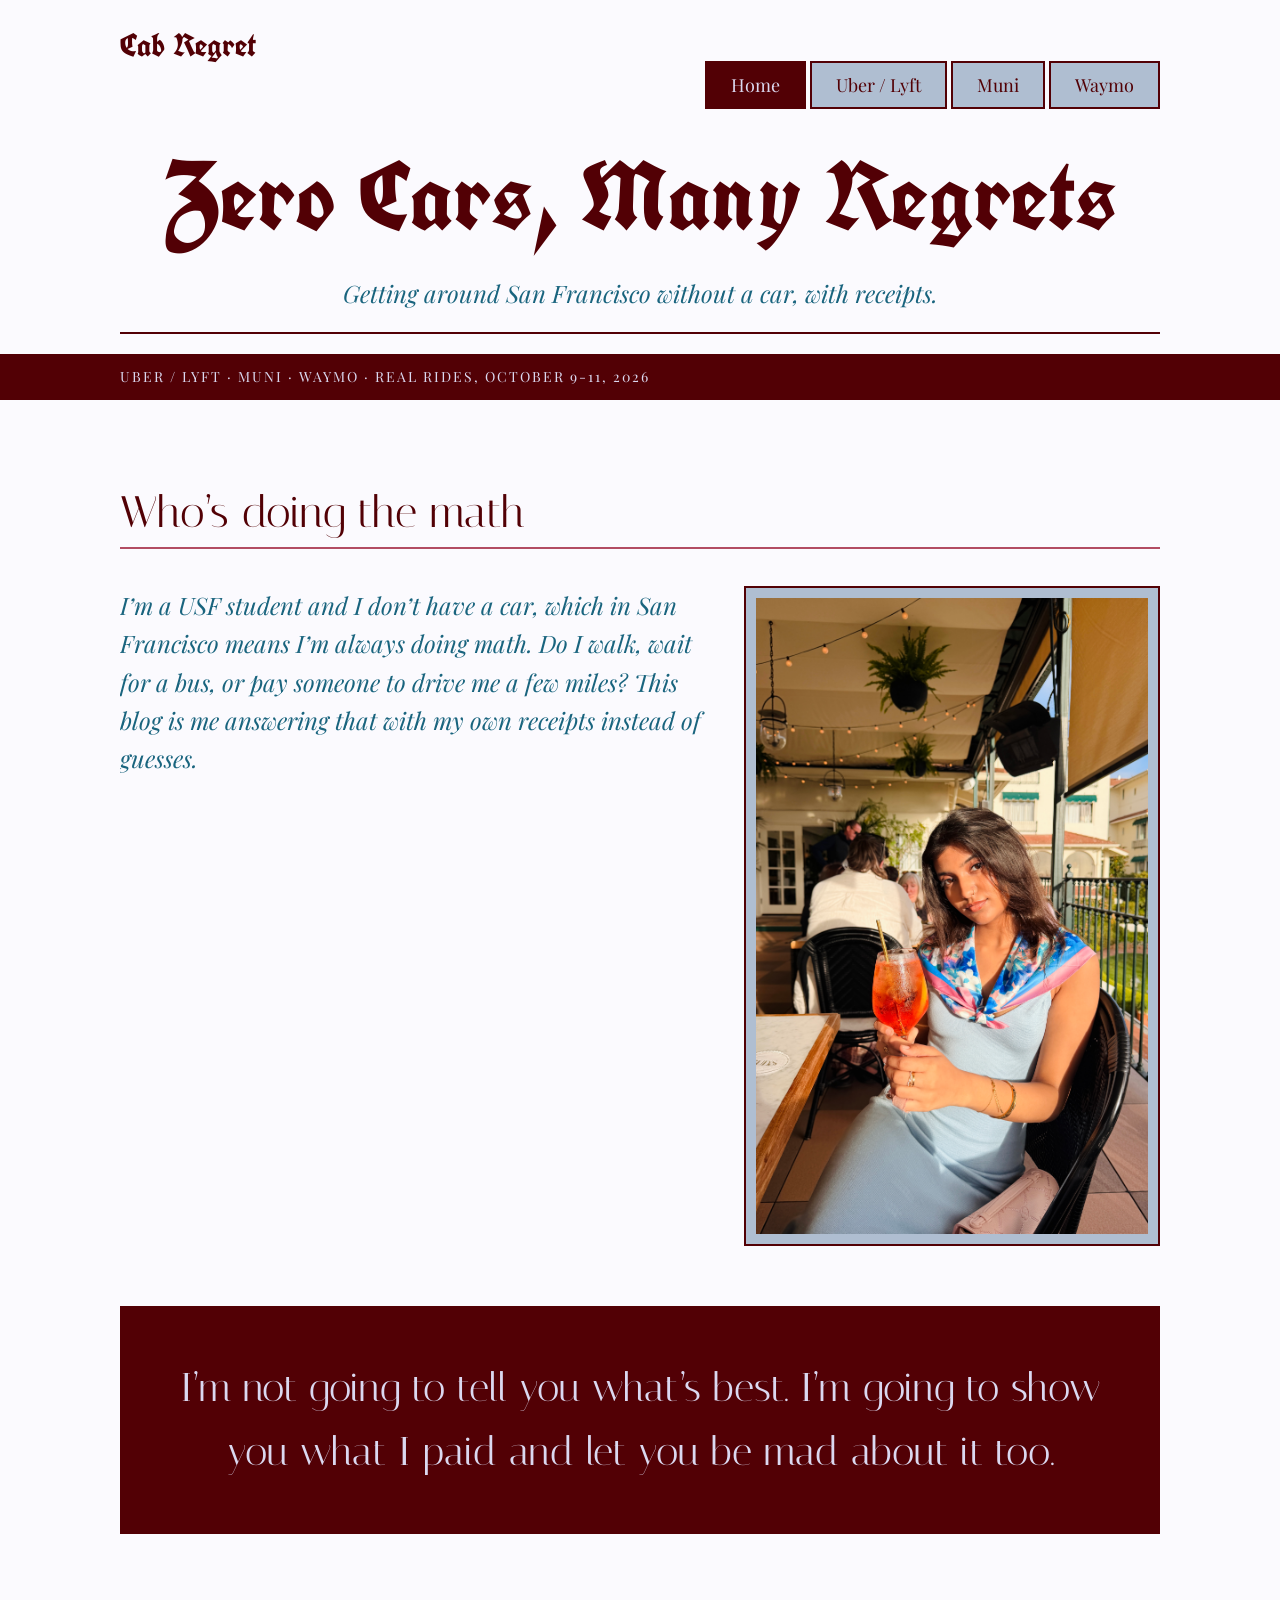
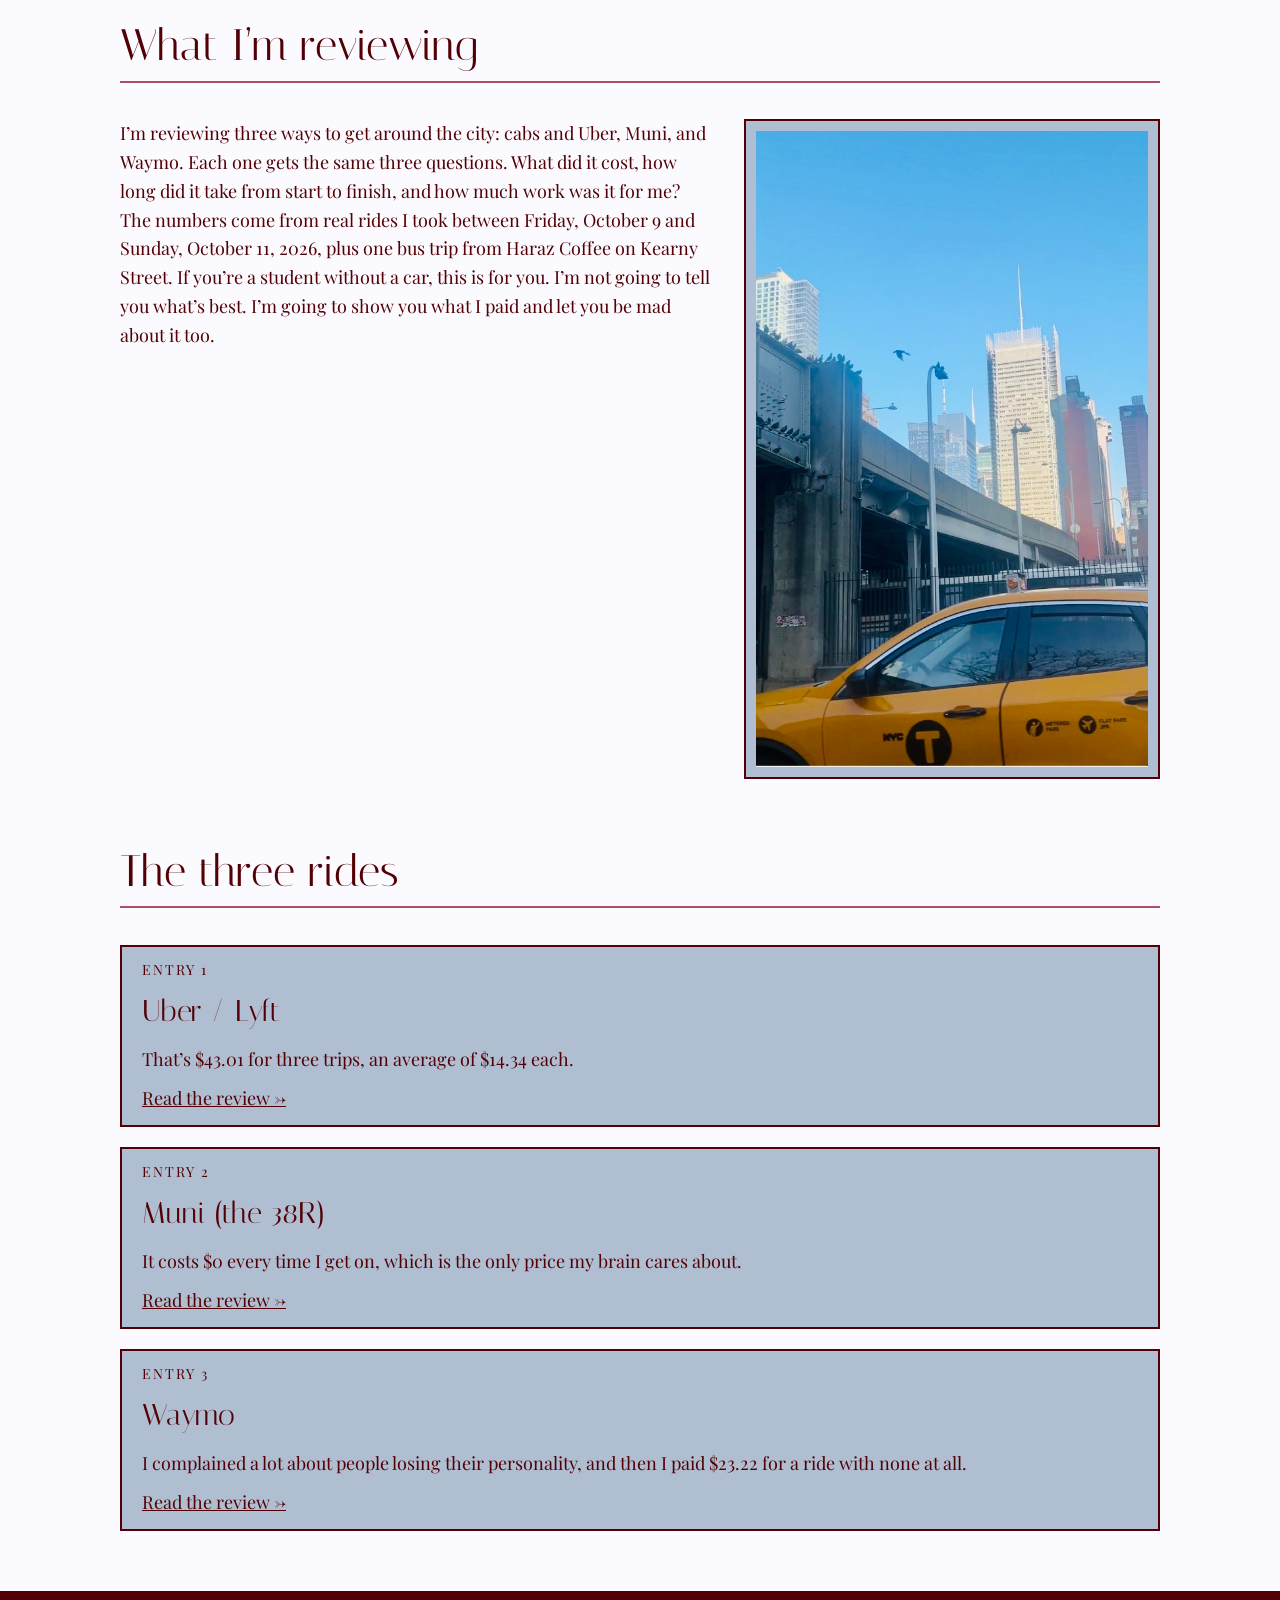
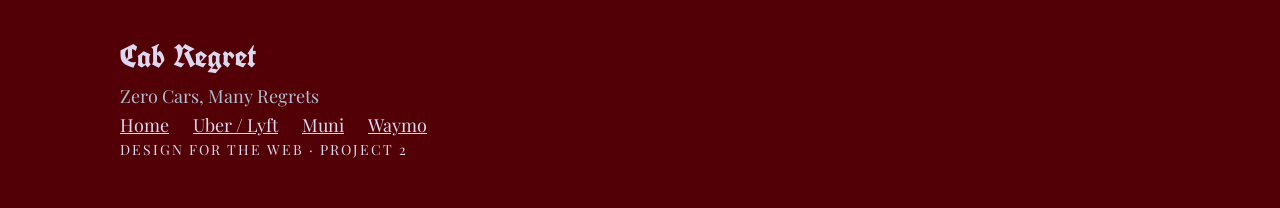
<file: index.html>
<!doctype html>
<html lang="en">
  <head>
    <meta charset="UTF-8" />
    <meta name="viewport" content="width=device-width, initial-scale=1" />
    <title>Zero Cars, Many Regrets | Cab Regret</title>
    <link rel="stylesheet" href="css/style.css" />
    <link rel="preconnect" href="https://fonts.googleapis.com" />
    <link rel="preconnect" href="https://fonts.gstatic.com" crossorigin />
    <link
      href="https://fonts.googleapis.com/css2?family=Italiana&family=Playfair+Display:ital@1&family=Quintessential&family=UnifrakturCook:wght@700&display=swap"
      rel="stylesheet"
    />
    <link
      href="https://fonts.googleapis.com/css2?family=Italiana&family=Playfair+Display:ital@1&family=Quintessential&family=UnifrakturCook:wght@700&display=swap"
      rel="stylesheet"
    />
  </head>
  <body>
    <header>
      <h5>Cab Regret</h5>
      <nav>
        <ul>
          <li><mark>Home</mark></li>
          <li><a href="uber.html">Uber / Lyft</a></li>
          <li><a href="muni.html">Muni</a></li>
          <li><a href="waymo.html">Waymo</a></li>
        </ul>
      </nav>
      <h1>Zero Cars, Many Regrets</h1>
      <p>Getting around San Francisco without a car, with receipts.</p>
    </header>

    <h6>Uber / Lyft · Muni · Waymo · Real rides, October 9-11, 2026</h6>

    <main>
      <section>
        <h2>Who’s doing the math</h2>
        <img src="img/me.JPG" />
        <p>
          <em
            >I’m a USF student and I don’t have a car, which in San Francisco
            means I’m always doing math. Do I walk, wait for a bus, or pay
            someone to drive me a few miles? This blog is me answering that with
            my own receipts instead of guesses.</em
          >
        </p>
      </section>

      <blockquote>
        I’m not going to tell you what’s best. I’m going to show you what I paid
        and let you be mad about it too.
      </blockquote>

      <section>
        <h2>What I’m reviewing</h2>
        <img src="img/homepage.jpg" alt="A cab on a San Francisco street" />
        <p>
          I’m reviewing three ways to get around the city: cabs and Uber, Muni,
          and Waymo. Each one gets the same three questions. What did it cost,
          how long did it take from start to finish, and how much work was it
          for me? The numbers come from real rides I took between Friday,
          October 9 and Sunday, October 11, 2026, plus one bus trip from Haraz
          Coffee on Kearny Street. If you’re a student without a car, this is
          for you. I’m not going to tell you what’s best. I’m going to show you
          what I paid and let you be mad about it too.
        </p>
      </section>

      <section>
        <h2>The three rides</h2>

        <article>
          <small>Entry 1</small>
          <h3>Uber / Lyft</h3>
          <p>That’s $43.01 for three trips, an average of $14.34 each.</p>
          <a href="uber.html">Read the review →</a>
        </article>

        <article>
          <small>Entry 2</small>
          <h3>Muni (the 38R)</h3>
          <p>
            It costs $0 every time I get on, which is the only price my brain
            cares about.
          </p>
          <a href="muni.html">Read the review →</a>
        </article>

        <article>
          <small>Entry 3</small>
          <h3>Waymo</h3>
          <p>
            I complained a lot about people losing their personality, and then I
            paid $23.22 for a ride with none at all.
          </p>
          <a href="waymo.html">Read the review →</a>
        </article>
      </section>
    </main>

    <footer>
      <h5>Cab Regret</h5>
      <p>Zero Cars, Many Regrets</p>
      <nav>
        <ul>
          <li><a href="index.html">Home</a></li>
          <li><a href="uber.html">Uber / Lyft</a></li>
          <li><a href="muni.html">Muni</a></li>
          <li><a href="waymo.html">Waymo</a></li>
        </ul>
      </nav>
      <small>Design for the Web · Project 2</small>
    </footer>
  </body>
</html>
</file>
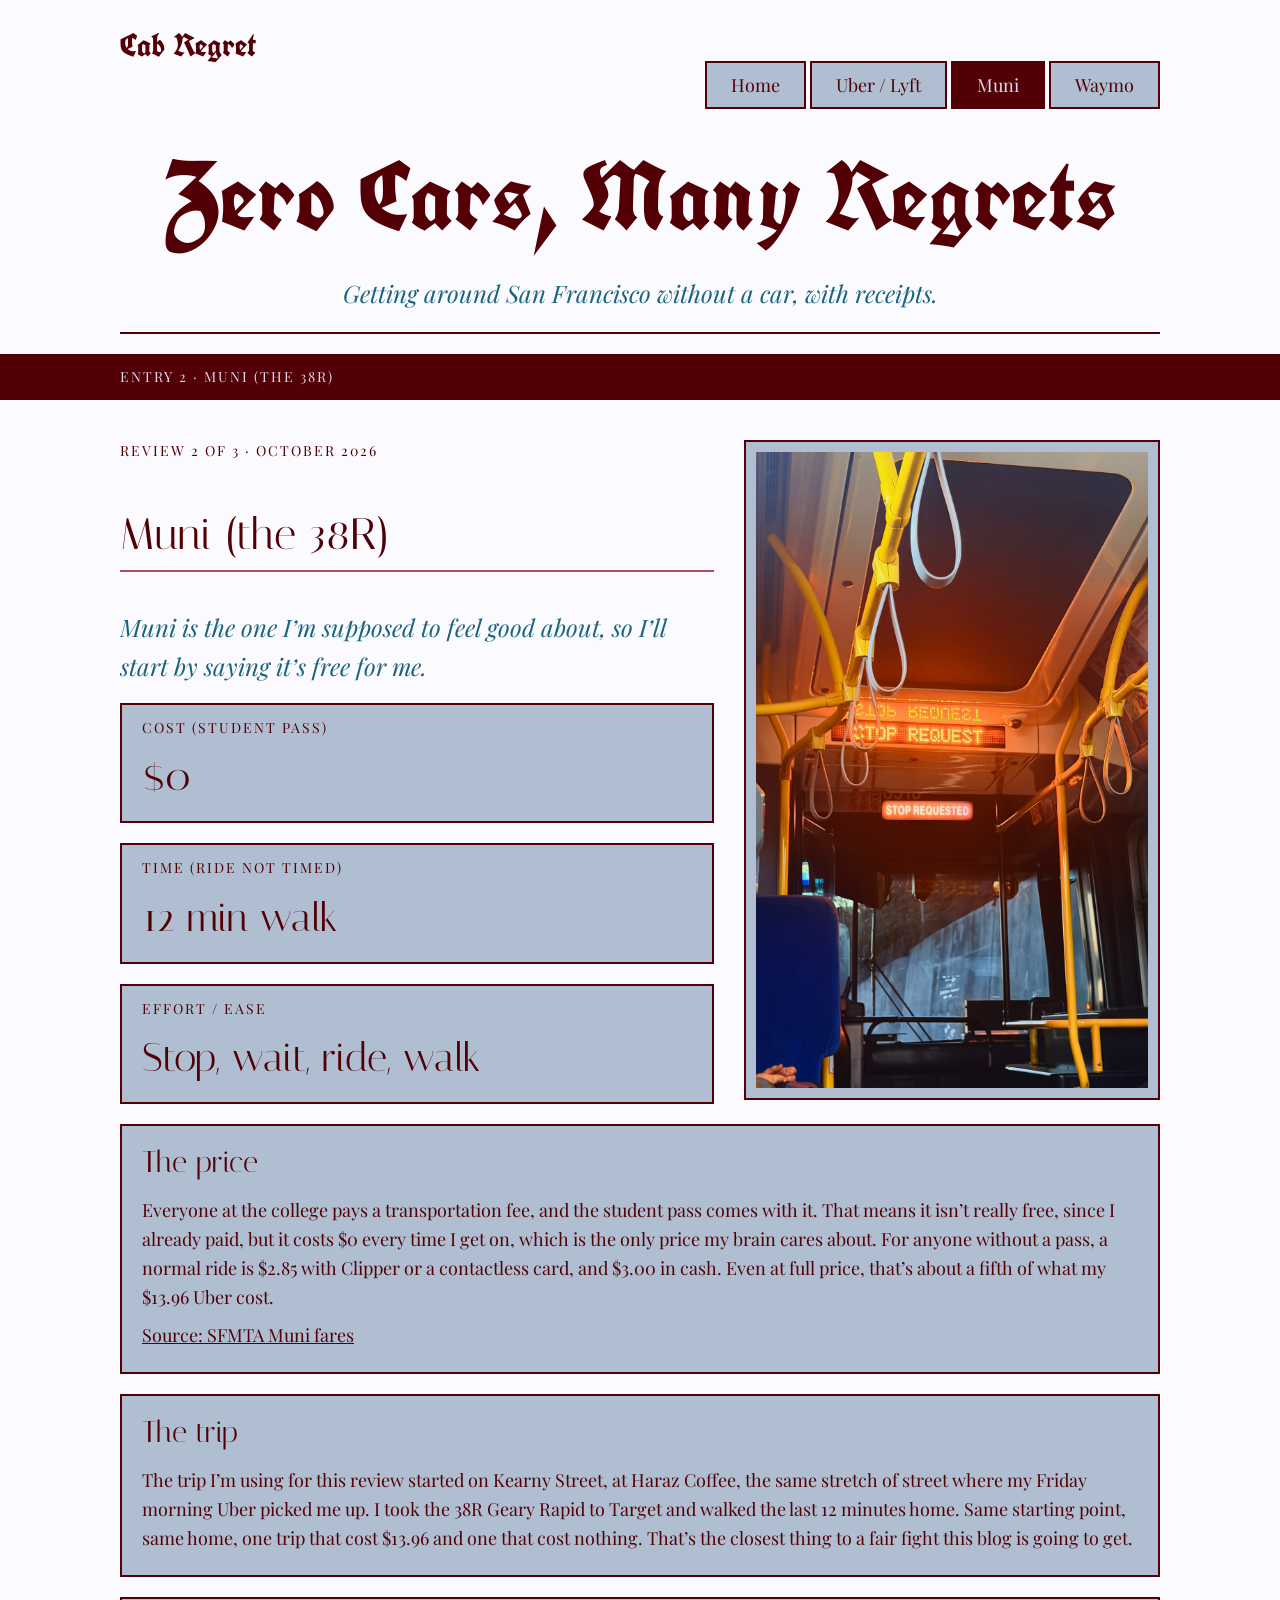
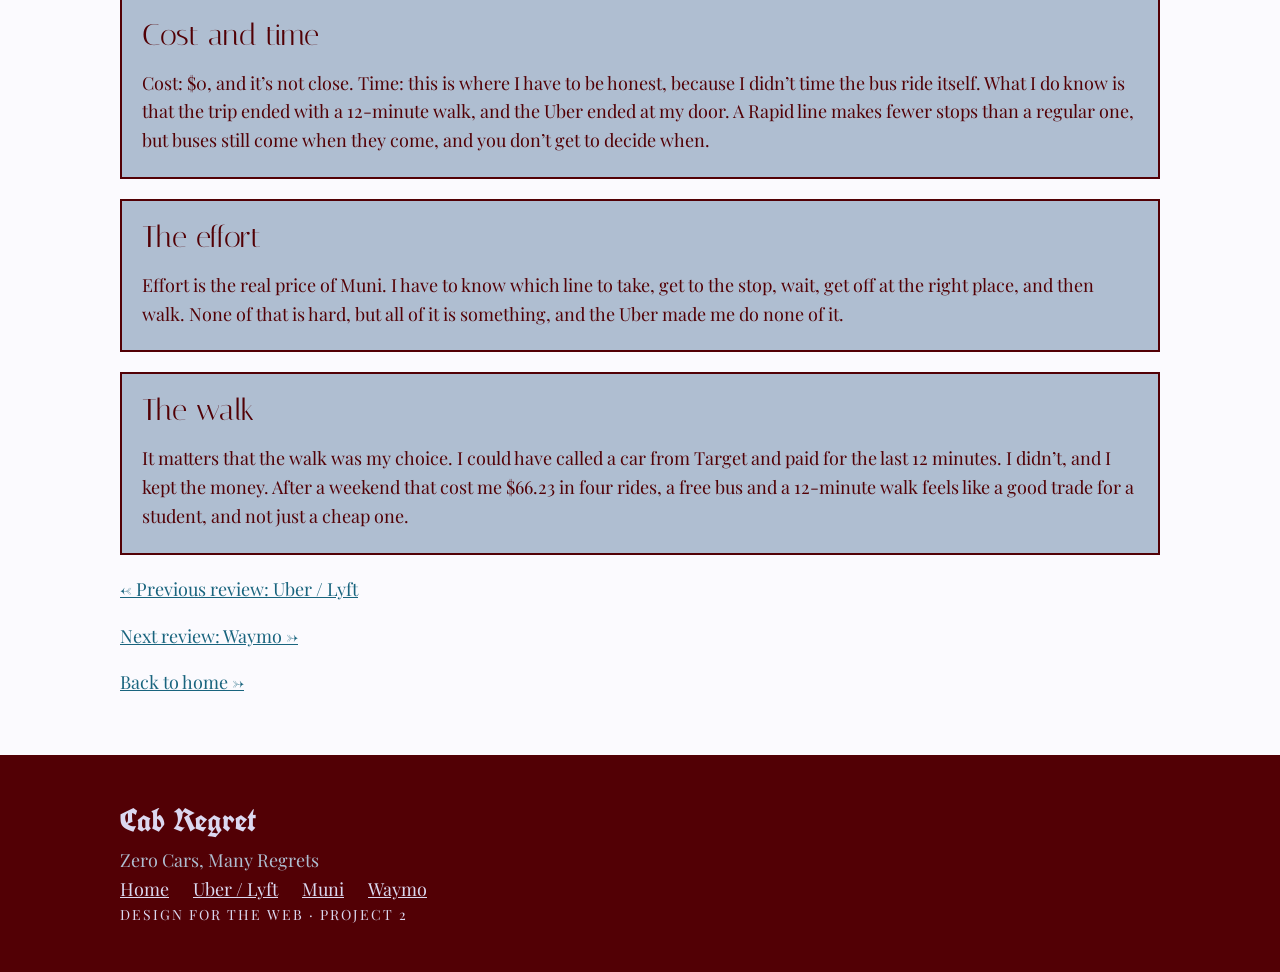
<file: muni.html>
<!doctype html>
<html lang="en">
  <head>
    <meta charset="UTF-8" />
    <meta name="viewport" content="width=device-width, initial-scale=1" />
    <title>Muni | Zero Cars, Many Regrets</title>
    <link rel="stylesheet" href="css/style.css" />
    <link rel="preconnect" href="https://fonts.googleapis.com" />
    <link rel="preconnect" href="https://fonts.gstatic.com" crossorigin />
    <link
      href="https://fonts.googleapis.com/css2?family=Italiana&family=Playfair+Display:ital@1&family=Quintessential&family=UnifrakturCook:wght@700&display=swap"
      rel="stylesheet"
    />
    <link rel="preconnect" href="https://fonts.googleapis.com" />
    <link rel="preconnect" href="https://fonts.gstatic.com" crossorigin />
    <link
      href="https://fonts.googleapis.com/css2?family=Playfair+Display:ital,wght@0,400..900;1,400..900&display=swap"
      rel="stylesheet"
    />
  </head>
  <body>
    <header>
      <h5>Cab Regret</h5>
      <nav>
        <ul>
          <li><a href="index.html">Home</a></li>
          <li><a href="uber.html">Uber / Lyft</a></li>
          <li><mark>Muni</mark></li>
          <li><a href="waymo.html">Waymo</a></li>
        </ul>
      </nav>
      <h1>Zero Cars, Many Regrets</h1>
      <p>Getting around San Francisco without a car, with receipts.</p>
    </header>

    <h6>Entry 2 · Muni (the 38R)</h6>

    <main>
      <section>
        <img src="img/muni.JPG" alt="The 38R Geary Rapid bus" />
        <small>Review 2 of 3 · October 2026</small>
        <h2>Muni (the 38R)</h2>
        <p>
          <em
            >Muni is the one I’m supposed to feel good about, so I’ll start by
            saying it’s free for me.</em
          >
        </p>

        <article>
          <small>Cost (student pass)</small>
          <strong>$0</strong>
        </article>

        <article>
          <small>Time (ride not timed)</small>
          <strong>12 min walk</strong>
        </article>

        <article>
          <small>Effort / ease</small>
          <strong>Stop, wait, ride, walk</strong>
        </article>
      </section>

      <article>
        <h3>The price</h3>
        <p>
          Everyone at the college pays a transportation fee, and the student
          pass comes with it. That means it isn’t really free, since I already
          paid, but it costs $0 every time I get on, which is the only price my
          brain cares about. For anyone without a pass, a normal ride is $2.85
          with Clipper or a contactless card, and $3.00 in cash. Even at full
          price, that’s about a fifth of what my $13.96 Uber cost.
        </p>
        <p>
          <a href="https://www.sfmta.com/getting-around/muni/fares"
            >Source: SFMTA Muni fares</a
          >
        </p>
      </article>

      <article>
        <h3>The trip</h3>
        <p>
          The trip I’m using for this review started on Kearny Street, at Haraz
          Coffee, the same stretch of street where my Friday morning Uber picked
          me up. I took the 38R Geary Rapid to Target and walked the last 12
          minutes home. Same starting point, same home, one trip that cost
          $13.96 and one that cost nothing. That’s the closest thing to a fair
          fight this blog is going to get.
        </p>
      </article>

      <article>
        <h3>Cost and time</h3>
        <p>
          Cost: $0, and it’s not close. Time: this is where I have to be honest,
          because I didn’t time the bus ride itself. What I do know is that the
          trip ended with a 12-minute walk, and the Uber ended at my door. A
          Rapid line makes fewer stops than a regular one, but buses still come
          when they come, and you don’t get to decide when.
        </p>
      </article>

      <article>
        <h3>The effort</h3>
        <p>
          Effort is the real price of Muni. I have to know which line to take,
          get to the stop, wait, get off at the right place, and then walk. None
          of that is hard, but all of it is something, and the Uber made me do
          none of it.
        </p>
      </article>

      <article>
        <h3>The walk</h3>
        <p>
          It matters that the walk was my choice. I could have called a car from
          Target and paid for the last 12 minutes. I didn’t, and I kept the
          money. After a weekend that cost me $66.23 in four rides, a free bus
          and a 12-minute walk feels like a good trade for a student, and not
          just a cheap one.
        </p>
      </article>

      <p><a href="uber.html">← Previous review: Uber / Lyft</a></p>
      <p><a href="waymo.html">Next review: Waymo →</a></p>
      <p><a href="index.html">Back to home →</a></p>
    </main>
    <footer>
      <h5>Cab Regret</h5>
      <p>Zero Cars, Many Regrets</p>
      <nav>
        <ul>
          <li><a href="index.html">Home</a></li>
          <li><a href="uber.html">Uber / Lyft</a></li>
          <li><a href="muni.html">Muni</a></li>
          <li><a href="waymo.html">Waymo</a></li>
        </ul>
      </nav>
      <small>Design for the Web · Project 2</small>
    </footer>
  </body>
</html>
</file>
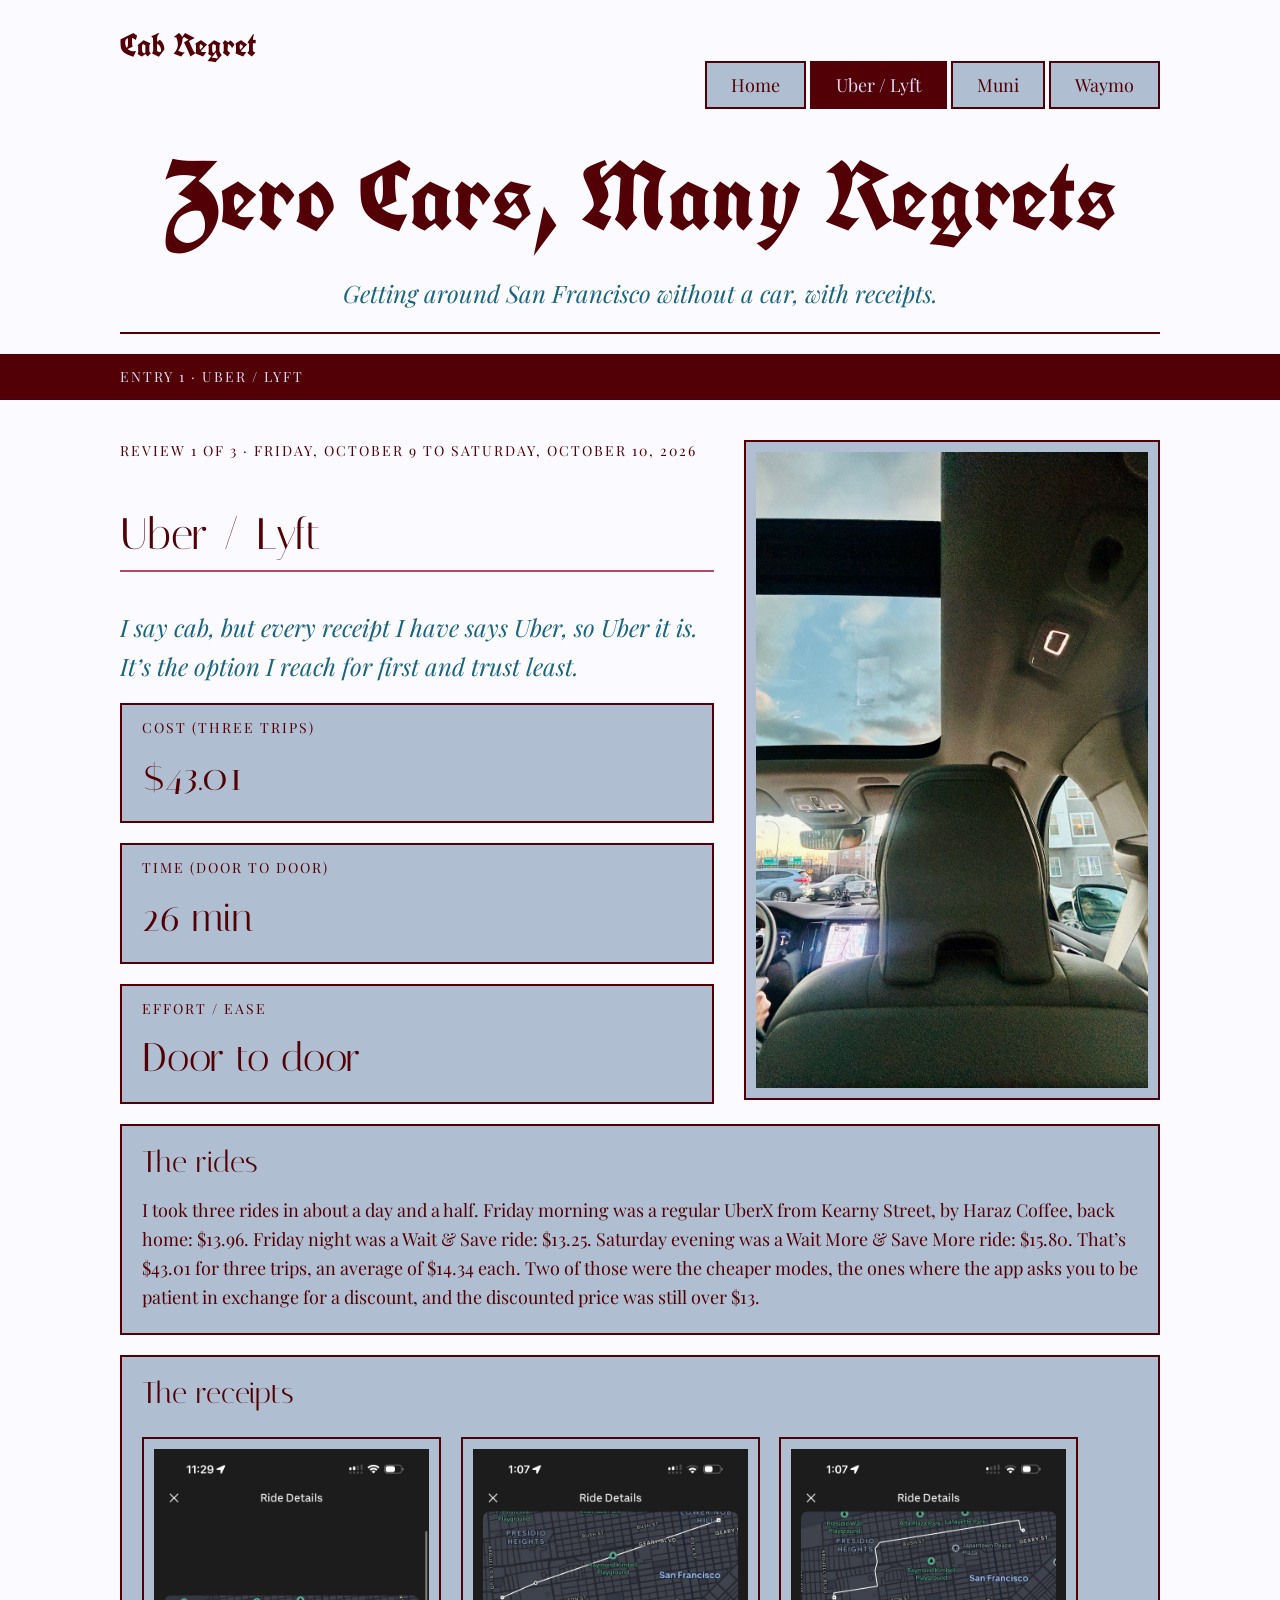
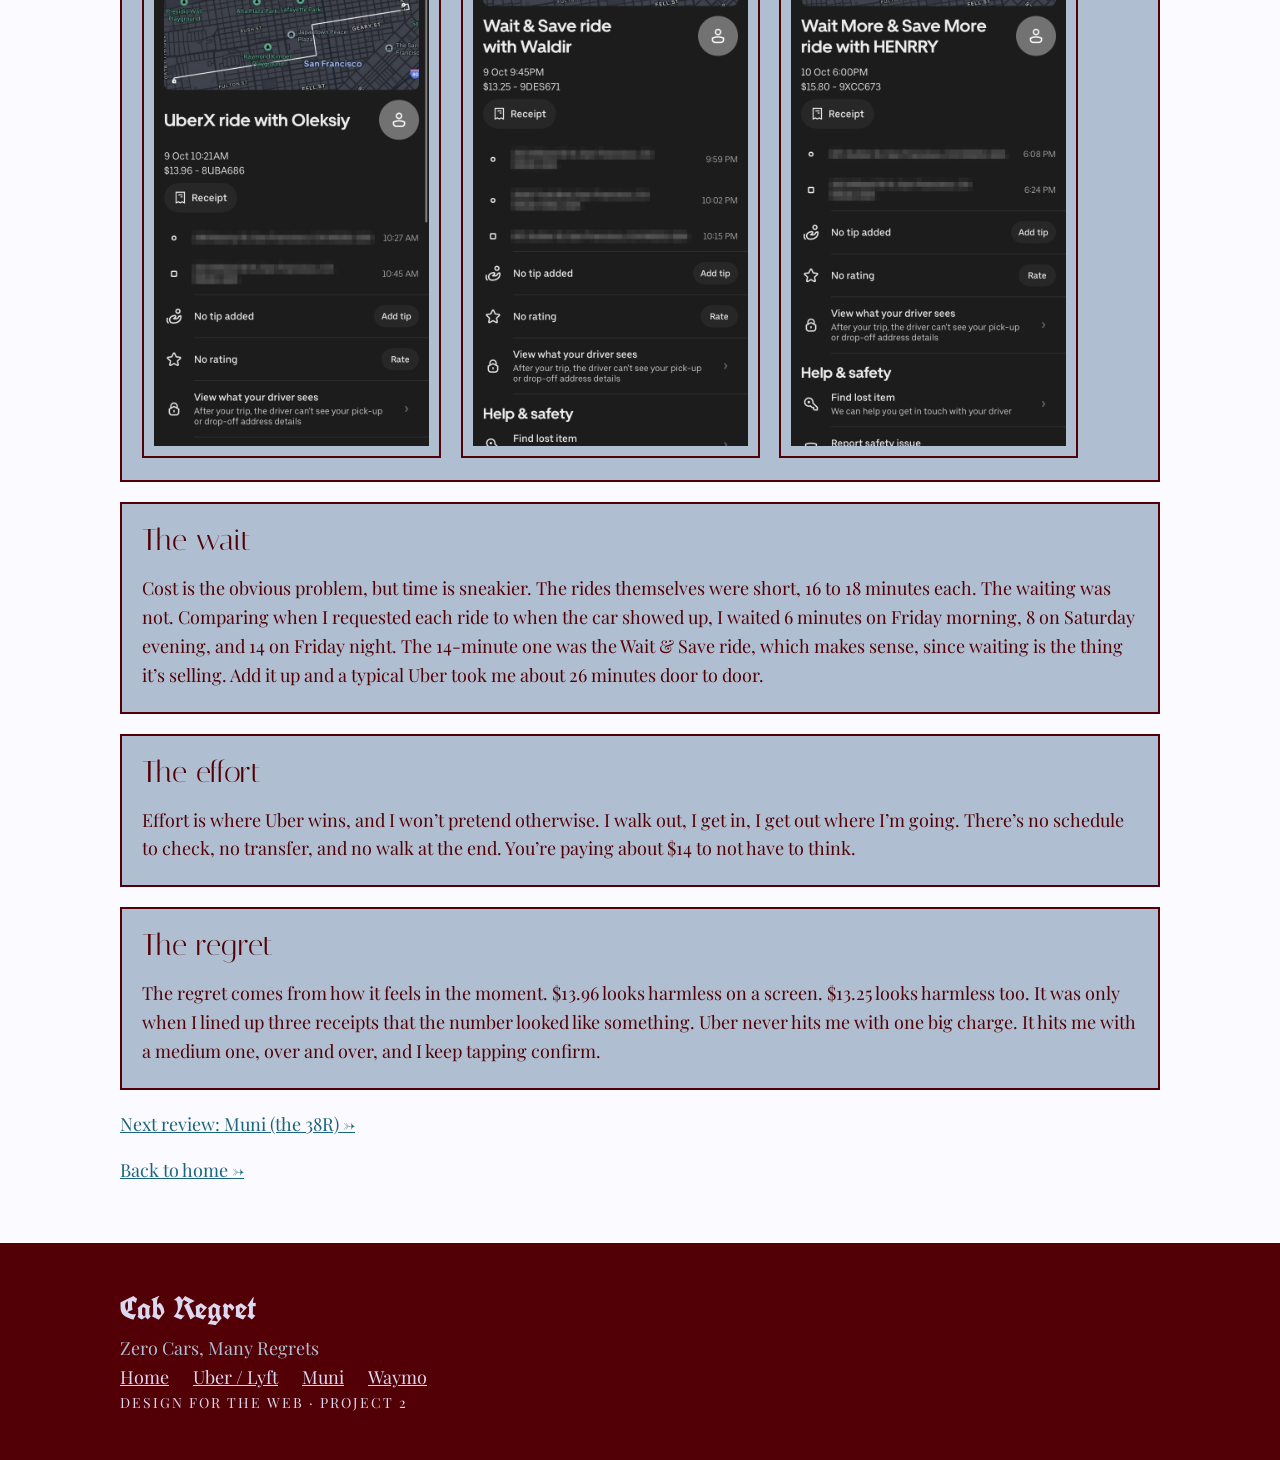
<file: uber.html>
<!doctype html>
<html lang="en">
  <head>
    <meta charset="UTF-8" />
    <meta name="viewport" content="width=device-width, initial-scale=1" />
    <title>Uber / Lyft | Zero Cars, Many Regrets</title>
    <link rel="stylesheet" href="css/style.css" />
    <link rel="preconnect" href="https://fonts.googleapis.com" />
    <link rel="preconnect" href="https://fonts.gstatic.com" crossorigin />
    <link
      href="https://fonts.googleapis.com/css2?family=Italiana&family=Playfair+Display:ital@1&family=Quintessential&family=UnifrakturCook:wght@700&display=swap"
      rel="stylesheet"
    />
    <link rel="preconnect" href="https://fonts.googleapis.com" />
    <link rel="preconnect" href="https://fonts.gstatic.com" crossorigin />
    <link
      href="https://fonts.googleapis.com/css2?family=Playfair+Display:ital,wght@0,400..900;1,400..900&display=swap"
      rel="stylesheet"
    />
  </head>
  
  <header>
    <h5>Cab Regret</h5>
    <nav>
      <ul>
        <li><a href="index.html">Home</a></li>
        <li><mark>Uber / Lyft</mark></li>
        <li><a href="muni.html">Muni</a></li>
        <li><a href="waymo.html">Waymo</a></li>
      </ul>
    </nav>
    <h1>Zero Cars, Many Regrets</h1>
    <p>Getting around San Francisco without a car, with receipts.</p>
  </header>

  <h6>Entry 1 · Uber / Lyft</h6>

    <main>

    <section>
      <img src="img/ride.JPG" alt="My Uber ride">
      <small>Review 1 of 3 · Friday, October 9 to Saturday, October 10, 2026</small>
      <h2>Uber / Lyft</h2>
      <p><em>I say cab, but every receipt I have says Uber, so Uber it is. It’s the option I reach for first and trust least.</em></p>

      <article>
        <small>Cost (three trips)</small>
        <strong>$43.01</strong>
      </article>

      <article>
        <small>Time (door to door)</small>
        <strong>26 min</strong>
      </article>

      <article>
        <small>Effort / ease</small>
        <strong>Door to door</strong>
      </article>
    </section>

    <article>
      <h3>The rides</h3>
      <p>I took three rides in about a day and a half. Friday morning was a regular UberX from Kearny Street, by Haraz Coffee, back home: $13.96. Friday night was a Wait &amp; Save ride: $13.25. Saturday evening was a Wait More &amp; Save More ride: $15.80. That’s $43.01 for three trips, an average of $14.34 each. Two of those were the cheaper modes, the ones where the app asks you to be patient in exchange for a discount, and the discounted price was still over $13.</p>
    </article>

    <article>
      <h3>The receipts</h3>
      <img src="img/uber(13.96).PNG" alt="Uber receipt $13.96">
      <img src="img/uber(13.25).PNG" alt="Uber receipt $13.25">
      <img src="img/uber(15.80).PNG" alt="Uber receipt $15.80">
    </article>

    <article>
      <h3>The wait</h3>
      <p>Cost is the obvious problem, but time is sneakier. The rides themselves were short, 16 to 18 minutes each. The waiting was not. Comparing when I requested each ride to when the car showed up, I waited 6 minutes on Friday morning, 8 on Saturday evening, and 14 on Friday night. The 14-minute one was the Wait &amp; Save ride, which makes sense, since waiting is the thing it’s selling. Add it up and a typical Uber took me about 26 minutes door to door.</p>
    </article>

    <article>
      <h3>The effort</h3>
      <p>Effort is where Uber wins, and I won’t pretend otherwise. I walk out, I get in, I get out where I’m going. There’s no schedule to check, no transfer, and no walk at the end. You’re paying about $14 to not have to think.</p>
    </article>

    <article>
      <h3>The regret</h3>
      <p>The regret comes from how it feels in the moment. $13.96 looks harmless on a screen. $13.25 looks harmless too. It was only when I lined up three receipts that the number looked like something. Uber never hits me with one big charge. It hits me with a medium one, over and over, and I keep tapping confirm.</p>
    </article>

    <p><a href="muni.html">Next review: Muni (the 38R) →</a></p>
    <p><a href="index.html">Back to home →</a></p>

  </main>

  <footer>
    <h5>Cab Regret</h5>
    <p>Zero Cars, Many Regrets</p>
    <nav>
      <ul>
        <li><a href="index.html">Home</a></li>
        <li><a href="uber.html">Uber / Lyft</a></li>
        <li><a href="muni.html">Muni</a></li>
        <li><a href="waymo.html">Waymo</a></li>
      </ul>
    </nav>
    <small>Design for the Web · Project 2</small>
  </footer>

</body>
</html>
</file>
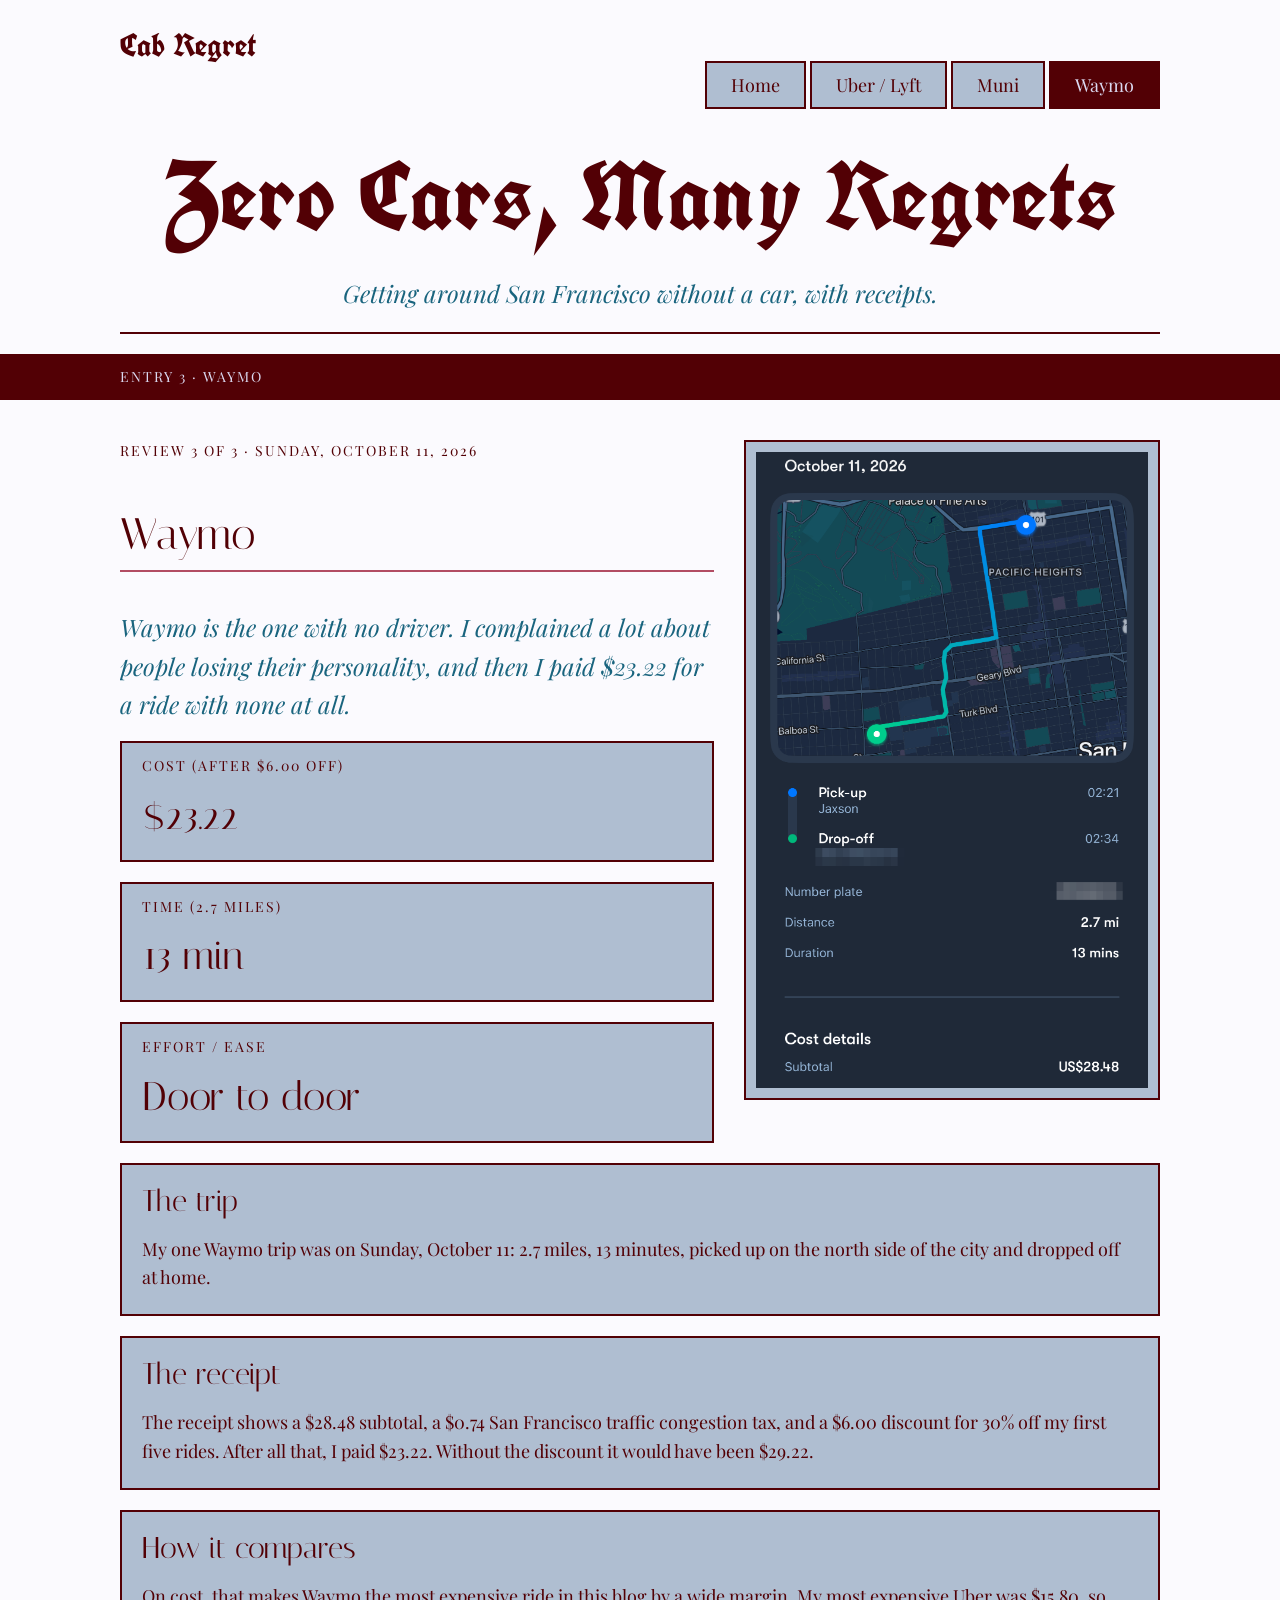
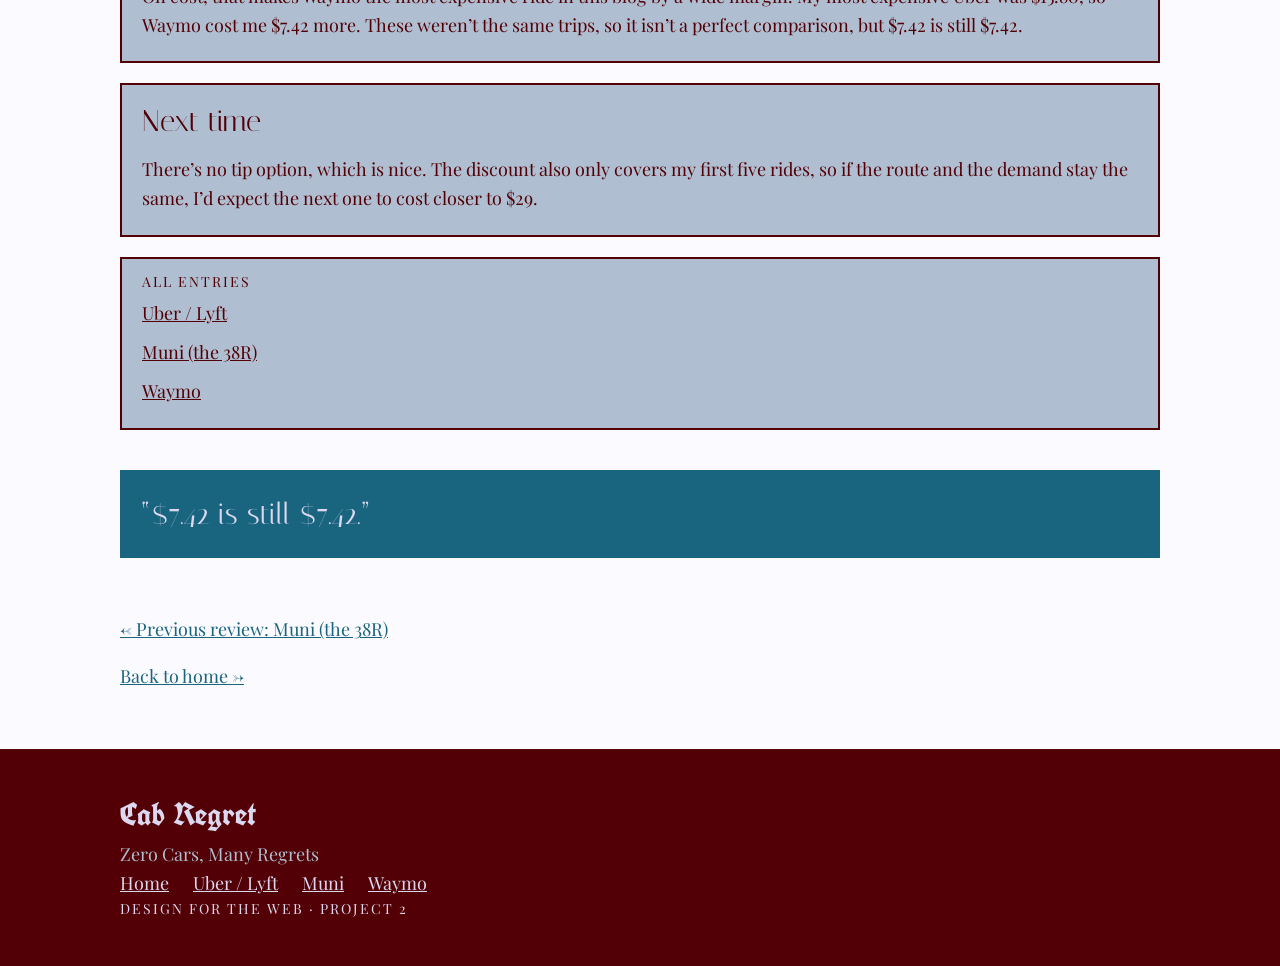
<file: waymo.html>
<!doctype html>
<html lang="en">
  <head>
    <meta charset="UTF-8" />
    <meta name="viewport" content="width=device-width, initial-scale=1" />
    <title>Waymo | Zero Cars, Many Regrets</title>
    <link rel="stylesheet" href="css/style.css" />
    <link rel="preconnect" href="https://fonts.googleapis.com" />
    <link rel="preconnect" href="https://fonts.gstatic.com" crossorigin />
    <link
      href="https://fonts.googleapis.com/css2?family=Italiana&family=Playfair+Display:ital@1&family=Quintessential&family=UnifrakturCook:wght@700&display=swap"
      rel="stylesheet"
    />
    <link rel="preconnect" href="https://fonts.googleapis.com" />
    <link rel="preconnect" href="https://fonts.gstatic.com" crossorigin />
    <link
      href="https://fonts.googleapis.com/css2?family=Playfair+Display:ital,wght@0,400..900;1,400..900&display=swap"
      rel="stylesheet"
    />
  </head>
  <body>
    <header>
      <h5>Cab Regret</h5>
      <nav>
        <ul>
          <li><a href="index.html">Home</a></li>
          <li><a href="uber.html">Uber / Lyft</a></li>
          <li><a href="muni.html">Muni</a></li>
          <li><mark>Waymo</mark></li>
        </ul>
      </nav>
      <h1>Zero Cars, Many Regrets</h1>
      <p>Getting around San Francisco without a car, with receipts.</p>
    </header>

    <h6>Entry 3 · Waymo</h6>

    <main>
      <section>
        <img src="img/waymo.PNG" alt="The Waymo car" />
        <small>Review 3 of 3 · Sunday, October 11, 2026</small>
        <h2>Waymo</h2>
        <p>
          <em
            >Waymo is the one with no driver. I complained a lot about people
            losing their personality, and then I paid $23.22 for a ride with
            none at all.</em
          >
        </p>

        <article>
          <small>Cost (after $6.00 off)</small>
          <strong>$23.22</strong>
        </article>

        <article>
          <small>Time (2.7 miles)</small>
          <strong>13 min</strong>
        </article>

        <article>
          <small>Effort / ease</small>
          <strong>Door to door</strong>
        </article>
      </section>

      <article>
        <h3>The trip</h3>
        <p>
          My one Waymo trip was on Sunday, October 11: 2.7 miles, 13 minutes,
          picked up on the north side of the city and dropped off at home.
        </p>
      </article>

      <article>
        <h3>The receipt</h3>
        <p>
          The receipt shows a $28.48 subtotal, a $0.74 San Francisco traffic
          congestion tax, and a $6.00 discount for 30% off my first five rides.
          After all that, I paid $23.22. Without the discount it would have been
          $29.22.
        </p>
      </article>

      <article>
        <h3>How it compares</h3>
        <p>
          On cost, that makes Waymo the most expensive ride in this blog by a
          wide margin. My most expensive Uber was $15.80, so Waymo cost me $7.42
          more. These weren’t the same trips, so it isn’t a perfect comparison,
          but $7.42 is still $7.42.
        </p>
      </article>

      <article>
        <h3>Next time</h3>
        <p>
          There’s no tip option, which is nice. The discount also only covers my
          first five rides, so if the route and the demand stay the same, I’d
          expect the next one to cost closer to $29.
        </p>
      </article>

      <section>
        <article>
          <small>All entries</small>
          <p><a href="uber.html">Uber / Lyft</a></p>
          <p><a href="muni.html">Muni (the 38R)</a></p>
          <p><a href="waymo.html">Waymo</a></p>
        </article>
        <h4>“$7.42 is still $7.42.”</h4>
      </section>

      <p><a href="muni.html">← Previous review: Muni (the 38R)</a></p>
      <p><a href="index.html">Back to home →</a></p>
    </main>

    <footer>
      <h5>Cab Regret</h5>
      <p>Zero Cars, Many Regrets</p>
      <nav>
        <ul>
          <li><a href="index.html">Home</a></li>
          <li><a href="uber.html">Uber / Lyft</a></li>
          <li><a href="muni.html">Muni</a></li>
          <li><a href="waymo.html">Waymo</a></li>
        </ul>
      </nav>
      <small>Design for the Web · Project 2</small>
    </footer>
  </body>
</html>
</file>
<file: css/style.css>
.playfair-display {
  font-family: "Playfair Display", serif;
  font-optical-sizing: auto;
  font-weight: 400;
  font-style: normal;
}

body {
  background-color: #fbfafe;
  color: #520005;
  font-family: "Playfair Display", serif;
  font-size: 18px;
  line-height: 1.6;
  margin: 0;
}

/* headings */
h1 {
  font-family: "UnifrakturCook", serif;
  font-size: 96px;
  text-align: center;
  margin: 20px 0 0 0;
}

h2 {
  font-family: "Italiana", serif;
  font-size: 44px;
  font-weight: normal;
  border-bottom: 2px solid #b24c63;
  overflow: hidden;
}

h3 {
  font-family: "Italiana", serif;
  font-size: 30px;
  font-weight: normal;
  margin: 0 0 10px 0;
}

/* h4 = teal quote box */
h4 {
  background-color: #19647e;
  color: #dbd8f0;
  font-family: "Italiana", serif;
  font-size: 30px;
  font-weight: normal;
  padding: 20px;
}

/* h5 = blog name "Cab Regret" */
h5 {
  font-family: "UnifrakturCook", serif;
  font-size: 32px;
  margin: 0;
}

/* h6 = dark banner bar */
h6 {
  background-color: #520005;
  color: #dbd8f0;
  text-transform: uppercase;
  letter-spacing: 2px;
  font-size: 14px;
  font-weight: normal;
  padding: 12px 120px;
  margin: 20px 0 0 0;
}

/* links  */
a {
  color: #19647e;
}

/* header and navigation  */
header {
  padding: 20px 120px 0 120px;
}

/* the tagline */
header p {
  font-family: "Playfair Display", serif;
  font-style: italic;
  font-size: 24px;
  color: #19647e;
  text-align: center;
  border-bottom: 2px solid #520005;
  margin: 0;
  padding-bottom: 20px;
}

ul {
  list-style: none;
  margin: 0;
  padding: 0;
  text-align: right;
}

li {
  display: inline;
}

header a {
  background-color: #afbed1;
  color: #520005;
  border: 2px solid #520005;
  padding: 10px 24px;
  text-decoration: none;
}

/* mark = page */
mark {
  background-color: #520005;
  color: #dbd8f0;
  border: 2px solid #520005;
  padding: 10px 24px;
}

/* main content */
main {
  padding: 40px 120px;
}

/* keeps each photo inside its own section */
section {
  overflow: hidden;
}

img {
  float: right;
  width: 40%;
  height: 660px;
  object-fit: cover;
  box-sizing: border-box;
  background-color: #afbed1;
  border: 2px solid #520005;
  padding: 10px;
  margin: 0 0 20px 30px;
}

/* em = big intro sentence */
em {
  font-family: "Playfair Display", serif;
  font-size: 24px;
  color: #19647e;
}

blockquote {
  background-color: #520005;
  color: #dbd8f0;
  font-family: "Italiana", serif;
  font-size: 40px;
  text-align: center;
  padding: 50px;
  margin: 40px 0;
}

/* small = little uppercase labels */
small {
  display: block;
  text-transform: uppercase;
  letter-spacing: 2px;
  font-size: 14px;
  margin-bottom: 6px;
}

/* article = steel blue cards and boxes */
article {
  background-color: #afbed1;
  border: 2px solid #520005;
  padding: 12px 20px;
  margin-bottom: 20px;
  overflow: hidden;
}

article p {
  margin: 0 0 10px 0;
}

article a {
  color: #520005;
}

/* receipt screenshots */
article img {
  float: left;
  width: 30%;
  height: auto;
  margin: 10px 2% 10px 0;
}

/* strong = big numbers */
strong {
  display: block;
  font-family: "Italiana", serif;
  font-size: 40px;
  font-weight: normal;
}

/* footer */
footer {
  background-color: #520005;
  color: #dbd8f0;
  padding: 40px 120px;
}

footer p {
  color: #afbed1;
  margin: 0;
}

footer a {
  color: #dbd8f0;
  padding-right: 20px;
}

footer ul {
  text-align: left;
}
/* https://www.geeksforgeeks.org/css/css-overflow/ */
/* https://www.geeksforgeeks.org/css/css-page-rule/ */
</file>
